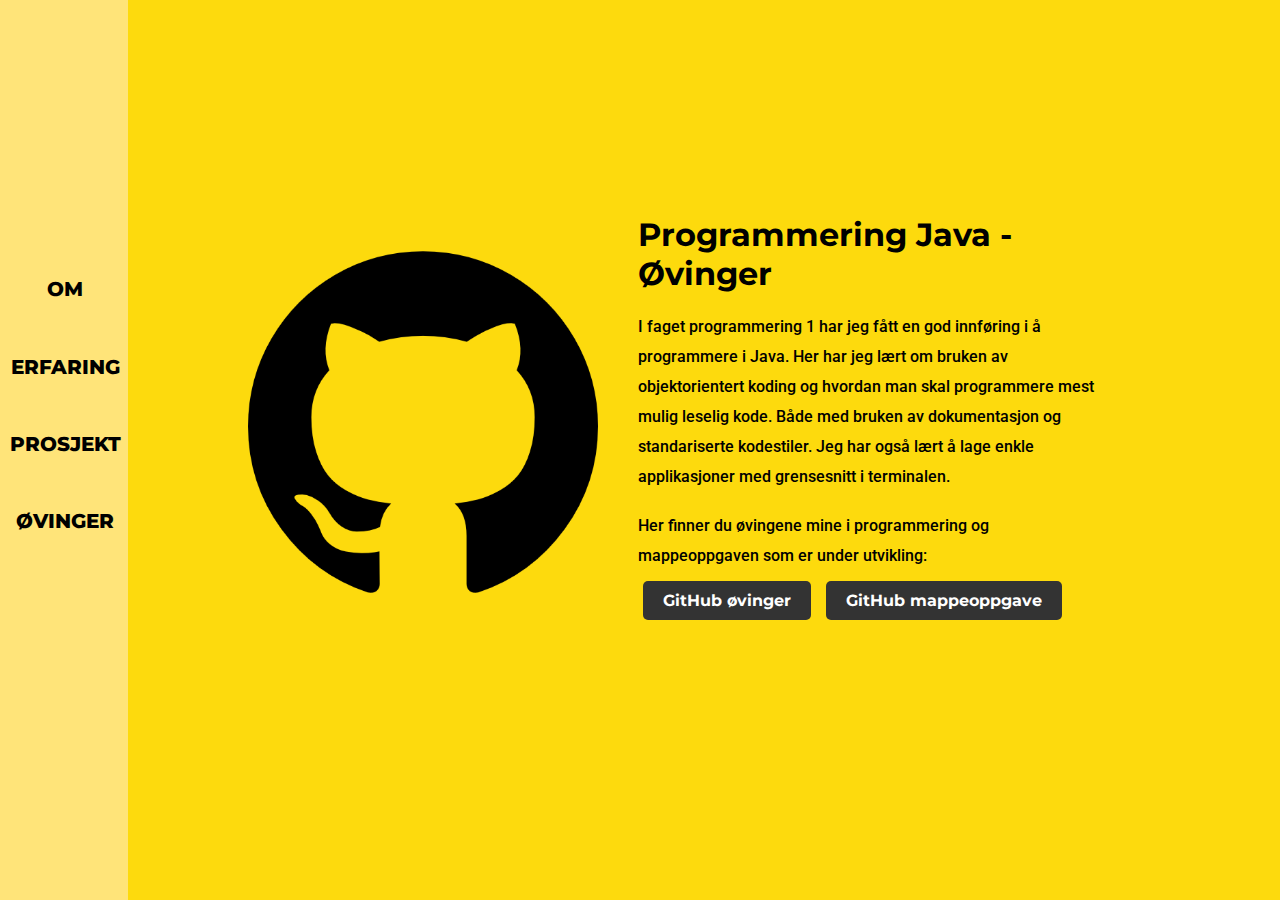
<file: ovinger.html>
<!DOCTYPE html>
<html lang="en">

<head>
  <title>Tord Fosse</title>
  <meta charset="UTF-8">
  <meta name="viewport" content="width=device-width, initial-scale=1">
  <link rel="stylesheet" href="css/style.css">
  <link rel="icon"
        href="data:image/svg+xml,<svg xmlns=%22http://www.w3.org/2000/svg%22 viewBox=%220 0 100 100%22><text y=%22.9em%22 font-size=%2290%22>🤙</text></svg>">
  <link rel="preconnect" href="https://fonts.googleapis.com">
  <link rel="preconnect" href="https://fonts.gstatic.com" crossorigin>
  <link
      href="https://fonts.googleapis.com/css2?family=Montserrat:ital,wght@0,100..900;1,100..900&display=swap"
      rel="stylesheet">
  <link
      href="https://fonts.googleapis.com/css2?family=Roboto:ital,wght@0,100;0,300;0,400;0,500;0,700;0,900;1,100;1,300;1,400;1,500;1,700;1,900&display=swap"
      rel="stylesheet">
</head>

<body>
<div class="sidenav">
  <a href="index.html">OM</a>
  <a href="tidslinje.html">ERFARING</a>
  <a href="prosjekt.html">PROSJEKT</a>
  <a href="ovinger.html">ØVINGER</a>
</div>

<div class="topbox"></div>
<div class="infobox">
  <img src="img/github.png" alt="Profil">
  <div class="text">
    <h1>Programmering Java - Øvinger</h1>
    <br>
    <p>I faget programmering 1 har jeg fått en god innføring i å programmere i Java. Her har jeg
      lært om bruken av objektorientert koding og hvordan man skal programmere mest mulig leselig
      kode. Både med bruken av dokumentasjon og standariserte kodestiler. Jeg har også lært å lage
      enkle applikasjoner med grensesnitt i terminalen.</p>
    <br>
    <p>Her finner du øvingene mine i programmering og mappeoppgaven som er under utvikling:</p>
    <a href="https://github.com/torfoz/prog1" class="github-button" target="_blank">GitHub
      øvinger</a>
    <a href="https://github.com/NTNU-IDI/idatt1003-mappe-2024-torfoz" class="github-button"
       target="_blank">GitHub mappeoppgave</a>
  </div>
</div>
</body>
</file>
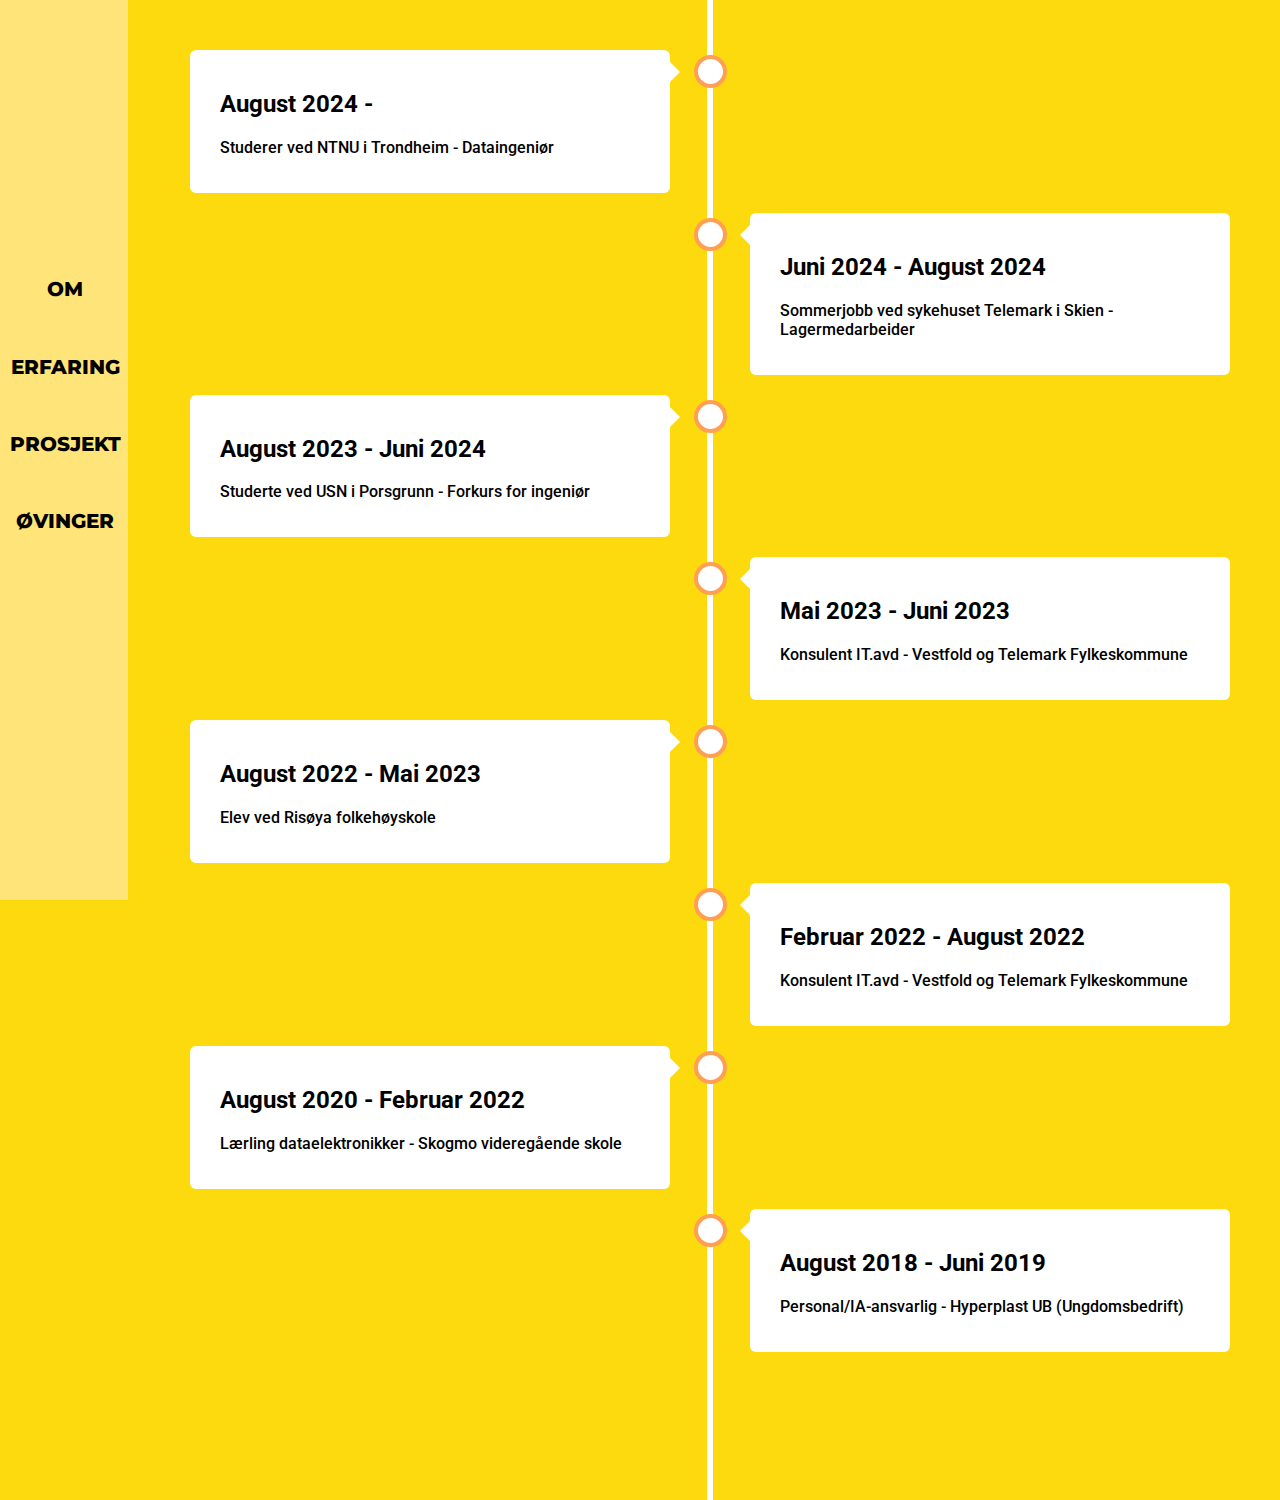
<file: tidslinje.html>
<!DOCTYPE html>
<html lang="en">
<head>
  <title>Tord Fosse</title>
  <meta charset="UTF-8">
  <meta name="viewport" content="width=device-width, initial-scale=1">
  <link rel="stylesheet" href="css/style.css">
  <link rel="icon" href="data:image/svg+xml,<svg xmlns=%22http://www.w3.org/2000/svg%22 viewBox=%220 0 100 100%22><text y=%22.9em%22 font-size=%2290%22>🤙</text></svg>">
  <link rel="preconnect" href="https://fonts.googleapis.com">
  <link rel="preconnect" href="https://fonts.gstatic.com" crossorigin>
  <link href="https://fonts.googleapis.com/css2?family=Montserrat:ital,wght@0,100..900;1,100..900&display=swap" rel="stylesheet">
  <link href="https://fonts.googleapis.com/css2?family=Roboto:ital,wght@0,100;0,300;0,400;0,500;0,700;0,900;1,100;1,300;1,400;1,500;1,700;1,900&display=swap" rel="stylesheet">

</head>
<body>
<div class="sidenav">
  <a href="index.html">OM</a>
  <a href="tidslinje.html">ERFARING</a>
  <a href="prosjekt.html">PROSJEKT</a>
  <a href="ovinger.html">ØVINGER</a>
</div>

<div class="timeline">
  <div class="container left">
    <div class="content">
      <h2>August 2024 - </h2>
      <p>Studerer ved NTNU i Trondheim - Dataingeniør</p>
    </div>
  </div>
  <div class="container right">
    <div class="content">
      <h2>Juni 2024 - August 2024</h2>
      <p>Sommerjobb ved sykehuset Telemark i Skien - Lagermedarbeider</p>
    </div>
  </div>
  <div class="container left">
    <div class="content">
      <h2>August 2023 - Juni 2024</h2>
      <p>Studerte ved USN i Porsgrunn - Forkurs for ingeniør</p>
    </div>
  </div>
  <div class="container right">
    <div class="content">
      <h2>Mai 2023 - Juni 2023</h2>
      <p>Konsulent IT.avd - Vestfold og Telemark Fylkeskommune</p>
    </div>
  </div>
  <div class="container left">
    <div class="content">
      <h2>August 2022 - Mai 2023</h2>
      <p>Elev ved Risøya folkehøyskole</p>
    </div>
  </div>
  <div class="container right">
    <div class="content">
      <h2>Februar 2022 - August 2022</h2>
      <p>Konsulent IT.avd - Vestfold og Telemark Fylkeskommune</p>
    </div>
  </div>
  <div class="container left">
    <div class="content">
      <h2>August 2020 - Februar 2022</h2>
      <p>Lærling dataelektronikker - Skogmo videregående skole</p>
    </div>
  </div>
  <div class="container right">
    <div class="content">
      <h2>August 2018 - Juni 2019</h2>
      <p>Personal/IA-ansvarlig - Hyperplast UB (Ungdomsbedrift)</p>
    </div>
  </div>
</div>
<div class="bottomBox"></div>
</body>
</file>
<file: css/style.css>
* {
    box-sizing: border-box;
}

body {
    font-family: "Montserrat", sans-serif;
    font-optical-sizing: auto;
    font-weight: 700;
    font-style: normal;
    background-color: #FDDA0D;
}

button {
    font-family: "Roboto", sans-serif;
    font-weight: 500;
    font-style: normal;
    line-height: 30px;
}
.topbox {
    display: flex;           /* Makes the container a flex container */ /* Vertically align the text with the image */
    margin: 8.5% auto;
}

.midbox {
    display: flex;           /* Makes the container a flex container */ /* Vertically align the text with the image */
    margin: 2% auto;
}
.sidenav {
    background-color: #ffe479;
    width: 10%;
    height: 100%;
    position: fixed; top: 0; left: 0;
    margin: auto;
    padding: 0;
  }
  
  /* The navigation menu links */
.sidenav a {
    padding-top: 15%; padding-bottom: 15%;
    text-decoration: none; color: black;
    font-size: 20px;
    display: block;
    border-radius: 10px;
    cursor: pointer;
    text-align: center;
    position: relative; top: 27%;
    margin-top: 15px;
    margin-left: 2px;
    font-weight: 800;
}

a:hover {
    background-color: #FDDA0D; /* #ffca06 */
    outline: 2px solid black;
}

.infobox {
    display: flex;           /* Makes the container a flex container */
    align-items: center;     /* Vertically align the text with the image */
    margin: 0 auto 19% 19%;
    margin-bottom: 0;
    width: 70%
}

.infobox img {
    margin-right: 20px; /* Adds space between the image and text */
    border-radius: 10px;
    width: 350px; height: auto; object-fit: cover;
}

.infobox p {
    margin: 0; /* Removes default margins for a cleaner look */
    font-family: "Roboto", sans-serif;
    position: relative;
    font-weight: 500;
    font-style: normal;
    line-height: 30px
}

.infobox h1 {
    margin: 0;
}

.text {
    margin-left: 20px;
    margin-right: 20px;
    flex: 1;
}

.shaddow {
    filter: drop-shadow(3px 3px 1px #222);
}
/*Tidslinje*/

/* The actual timeline (the vertical ruler) */
.timeline {
    position: absolute; left: 150px; top: 0; bottom: 0; right: 10px;
    max-width: 1200px;
    margin: 0 auto;
}

/* The actual timeline (the vertical ruler) */
.timeline::after {
    content: '';
    position: absolute;
    width: 6px;
    background-color: white;
    top: 0;
    bottom: -600px;
    left: 50%;
    margin-left: -3px;
}

/* Container around content */
.container {
    padding: 10px 40px; top: 40px;
    position: relative;
    background-color: inherit;
    width: 50%;
}

/* The circles on the timeline */
.container::after {
    content: '';
    position: absolute;
    width: 25px;
    height: 25px;
    right: -17px;
    background-color: white;
    border: 4px solid #FF9F55;
    top: 15px;
    border-radius: 50%;
    z-index: 1;
}

/* Place the container to the left */
.left {
    left: 0;
}

/* Place the container to the right */
.right {
    left: 50%;
}

/* Add arrows to the left container (pointing right) */
.left::before {
    content: " ";
    height: 0;
    position: absolute;
    top: 22px;
    width: 0;
    z-index: 1;
    right: 30px;
    border: medium solid white;
    border-width: 10px 0 10px 10px;
    border-color: transparent transparent transparent white;
}

/* Add arrows to the right container (pointing left) */
.right::before {
    content: " ";
    height: 0;
    position: absolute;
    top: 22px;
    width: 0;
    z-index: 1;
    left: 30px;
    border: medium solid white;
    border-width: 10px 10px 10px 0;
    border-color: transparent white transparent transparent;
}

/* Fix the circle for containers on the right side */
.right::after {
    left: -16px;
}

/* The actual content */
.content {
    padding: 20px 30px;
    background-color: white;
    position: relative;
    border-radius: 6px;
    font-family: "Roboto", sans-serif;
    font-weight: 500;
    font-style: normal;
}

.github-button {
    display: inline-block;
    padding: 10px 20px;
    margin: 10px 5px;
    font-size: 16px;
    font-weight: bold;
    color: white;
    background-color: #333;
    border: none;
    border-radius: 5px;
    text-decoration: none;
    text-align: center;
    cursor: pointer;
    transition: background-color 0.3s ease;
}

.github-button:hover {
    background-color: #555;
}

.dropdown {
    position: relative;
    display: inline-block;
    width: 100%;
    margin: 5px;
    font-family: "Roboto", sans-serif;
    font-weight: 500;
    font-style: normal;
    line-height: 30px;
}

.dropdown-content {
    display: none;
    position: relative;
    background-color: #f9f9f9;
    border-radius: 10px;
    width: 100%;
    box-shadow: 0px 8px 16px 0px rgba(0,0,0,0.2);
    z-index: 1;
}

.dropdown-content pre {
    margin: 0;
    border-radius: 10px;
    padding: 10px;
    background-color: #ffe479;
}

.dropdown button {
    background-color: rgb(255, 221, 62);
    color: black;
    outline: 1px solid black;
    border-radius: 10px;
    padding: 16px;
    font-size: 16px;
    border: none;
    cursor: pointer;
    width: 100%; /* Make the button take the full width */
    text-align: left; /* Align text to the left */
    position: relative; /* Required for positioning the triangle */
}

.dropdown button:after {
    content: ' ▼';
    font-size: 12px;
    position: absolute;
    right: 16px; /* Position the triangle on the right side */
    top: 50%;
    transform: translateY(-50%);
}

.dropdown button.active:after {
    content: ' ▲';
    font-size: 12px;
    position: absolute;
    right: 16px; /* Position the triangle on the right side */
    top: 50%;
    transform: translateY(-50%);
}
</file>
